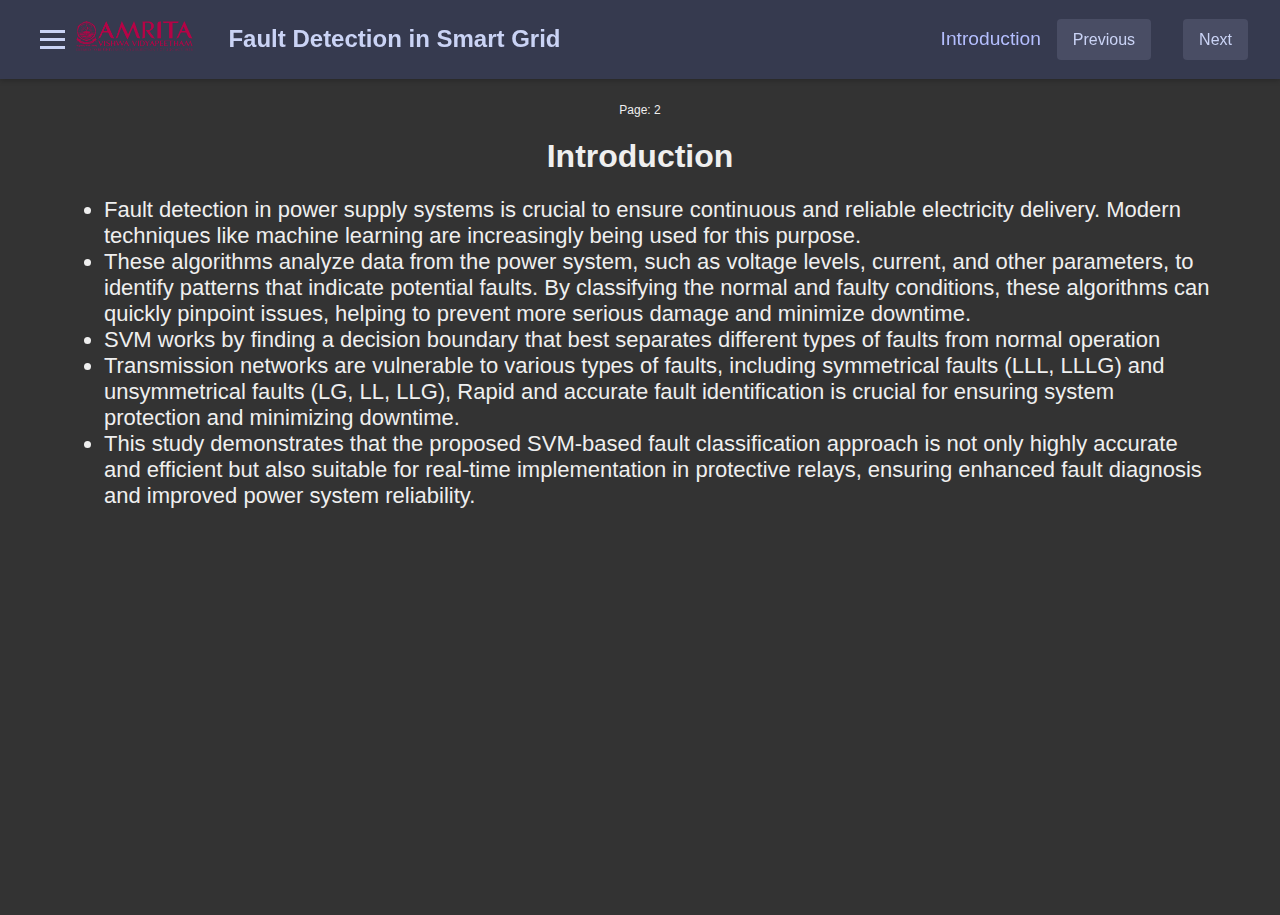
<file: index.html>
<!DOCTYPE html>
<html lang="en">
  <head>
    <meta charset="UTF-8" />
    <meta name="viewport" content="width=device-width, initial-scale=1.0" />
    <title>Smart Grid Fault Detection</title>
    <link rel="stylesheet" href="style.css">
  </head>
  <body>
    <nav class="navbar">
      <div class="hamburger" onclick="toggleSidebar()">
        <div class="bar"></div>
        <div class="bar"></div>
        <div class="bar"></div>
      </div>
      <div><img src="logo.png" ></div>
      <h1 class="nav-title">Fault Detection in Smart Grid</h1>
      <div class="current-page">Introduction</div>
      <div class="nav-controls">
        <div class="nav-button">
          <a href="#" onclick="previousPage(); return false;">
            Previous
            <span class="tooltip">Go to previous page</span>
          </a>
        </div>
        <div class="nav-button">
          <a href="#" onclick="nextPage(); return false;">
            Next
            <span class="tooltip">Go to next page</span>
          </a>
        </div>
      </div>
    </nav>

    <div class="sidebar" id="sidebar">
      <div class="sidebar-content">
        <h2>Pages</h2>
        <ul>
          <li><a href="#" onclick="changePage('topic.html'); return false;">Topic</a></li>
          <li><a href="#" onclick="changePage('intro.html'); return false;">Introduction</a></li>
          <li><a href="#" onclick="changePage('problem.html'); return false;">Problem Statement</a></li>
          <li><a href="#" onclick="changePage('objective.html'); return false;">Objectives</a></li>
          <!--<li><a href="#" onclick="changePage('workingPrinciple.html'); return false;">Working Principle</a></li>-->
          <li><a href="#" onclick="changePage('methodology.html'); return false;">Methodology</a></li>
         <!-- <li><a href="#" onclick="changePage('research.html'); return false;">Research Gap</a></li>-->
            <li><a href="#" onclick="changePage('pending.html'); return false;">Pending tasks</a></li>
            <!-- <li><a href="#" onclick="changePage('reference.html'); return false;">References</a></li> -->
        </ul>

        <h2 class="group-members-title">Group Members</h2>
        <ul class="group-members">
          <li>Niranjan S -CB.SC.U4AIE24046</li>
          <li>Prajit T -CB.SC.U4AIE24062</li>
          <li>Deeksha P -CB.SC.U4AIE24015</li>
          <li>Don Arun -CB.SC.U4AIE24016</li>
        </ul>
      </div>
    </div>

    <main>
      <div class="content">
        <iframe id="content-frame" src="intro.html" frameborder="0"></iframe>
      </div>
    </main>

    <script>
      const pages = [
        'topic.html',
        'intro.html',
        'problem.html',
        'objective.html',
        'methodology.html',
        'pending.html'
      ];
      const pageTitles = [
        'Topic',
        'Introduction',
        'Problem Statement',
        'Objectives',
        'Methodology',
        'Pending tasks'
      ];
      let currentPageIndex = 0;

      function toggleSidebar() {
        document.getElementById('sidebar').classList.toggle('active');
        document.body.classList.toggle('sidebar-open');
      }

      function updatePageTitle() {
        document.querySelector('.current-page').textContent = pageTitles[currentPageIndex];
      }

      function changePage(url) {
        document.getElementById('content-frame').src = url;
        currentPageIndex = pages.indexOf(url);
        updatePageTitle();
        if (document.getElementById('sidebar').classList.contains('active')) {
          toggleSidebar();
        }
      }

      function nextPage() {
        currentPageIndex = (currentPageIndex + 1) % pages.length;
        document.getElementById('content-frame').src = pages[currentPageIndex];
        updatePageTitle();
      }

      function previousPage() {
        currentPageIndex = (currentPageIndex - 1 + pages.length) % pages.length;
        document.getElementById('content-frame').src = pages[currentPageIndex];
        updatePageTitle();
      }
    </script>
  </body>
</html>
</file>
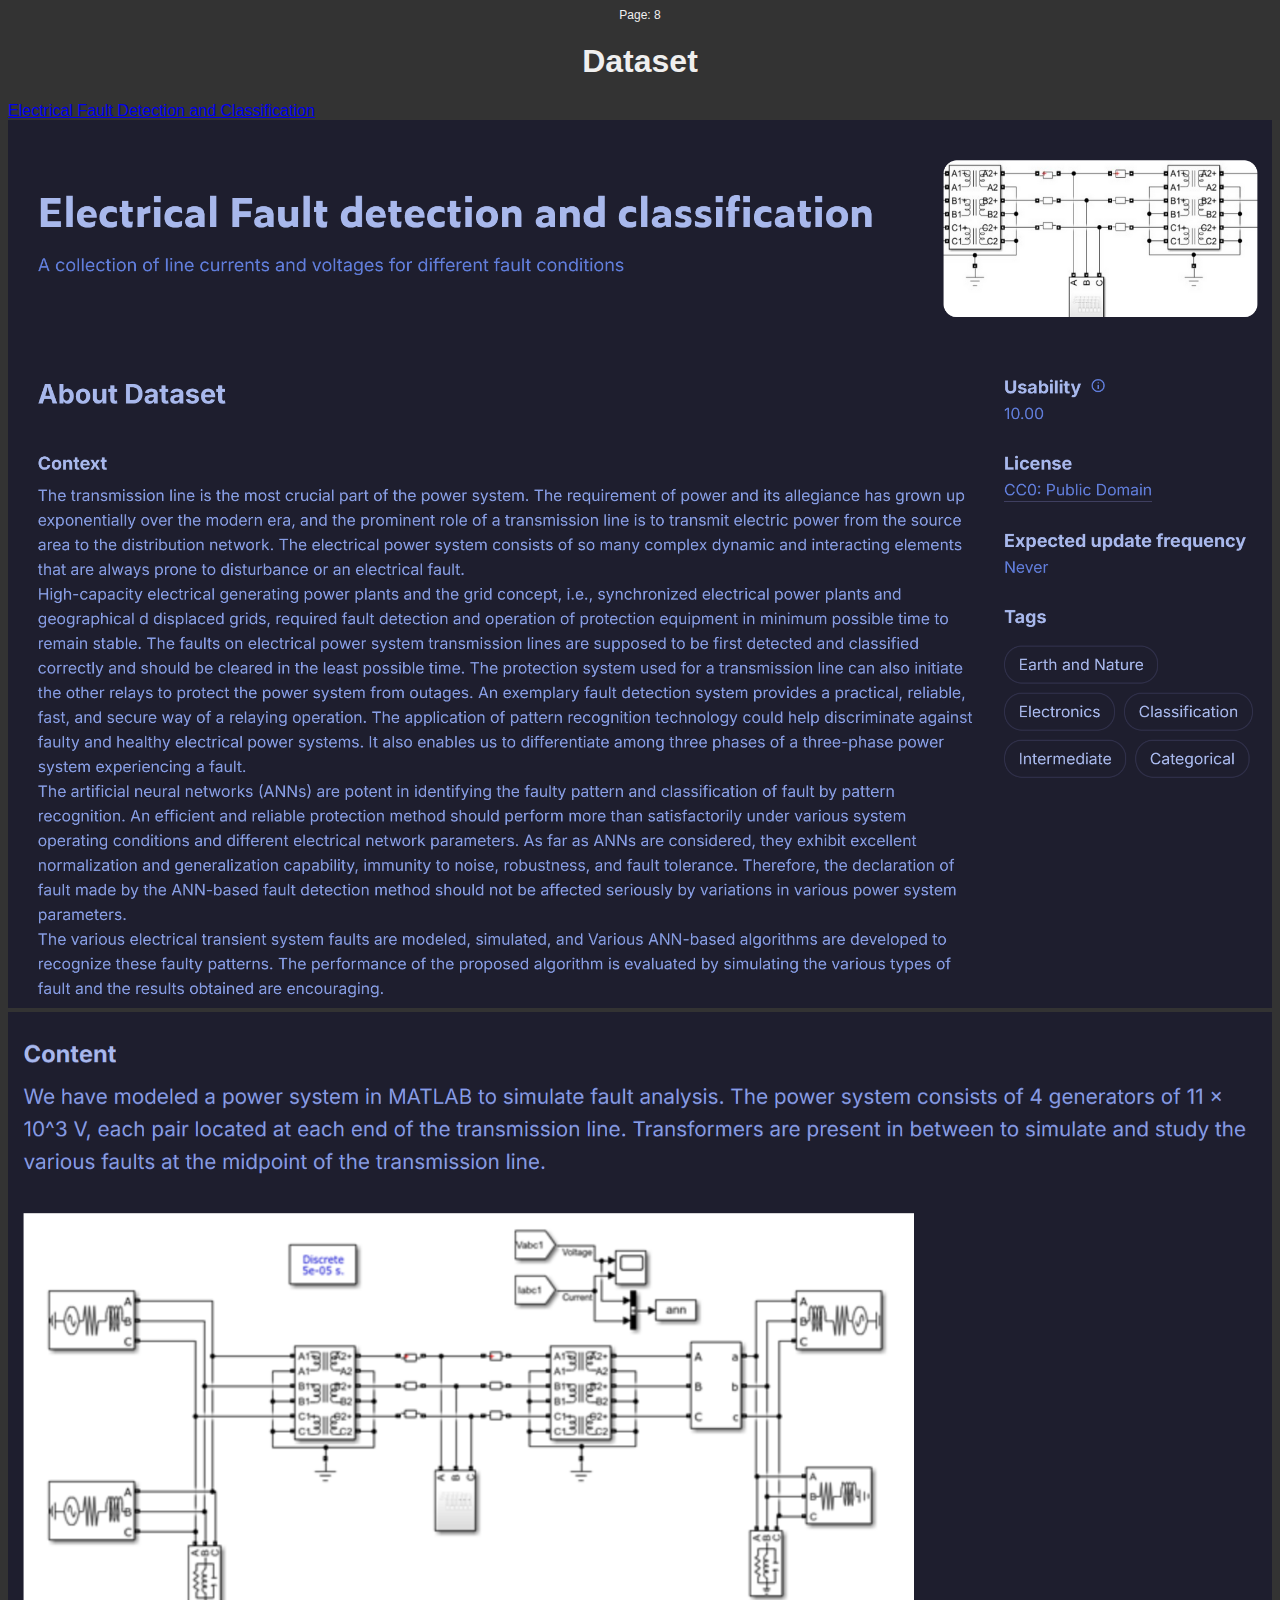
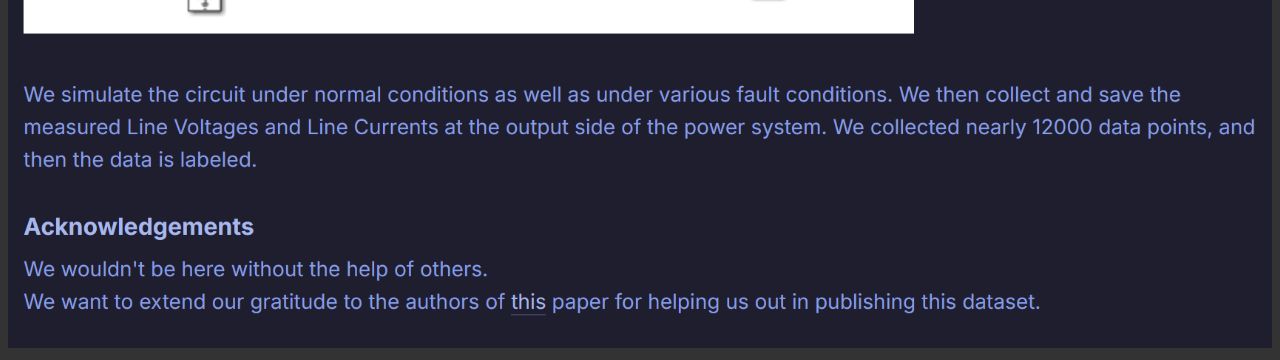
<file: dataset.html>
<!DOCTYPE html>
<html>
<head>
    <style>
        body {
            background-color: #333333;
            color: #efefef;
            font-family: Arial, sans-serif;
        }
        h1 {
            text-align: center;
        }
        img {
            width: 100%;
            height: 100%
        }
    </style>
</head>
<body><div style="font-size: 12px; text-align: center;">Page: 8</div>
    <h1>Dataset</h1>
    <a href="https://www.kaggle.com/datasets/esathyaprakash/electrical-fault-detection-and-classification" target="_blank">Electrical Fault Detection and Classification</a><br>
    <img src="1.png"><br>
    <img src="2.png"><br>
</body>
</html>
</file>
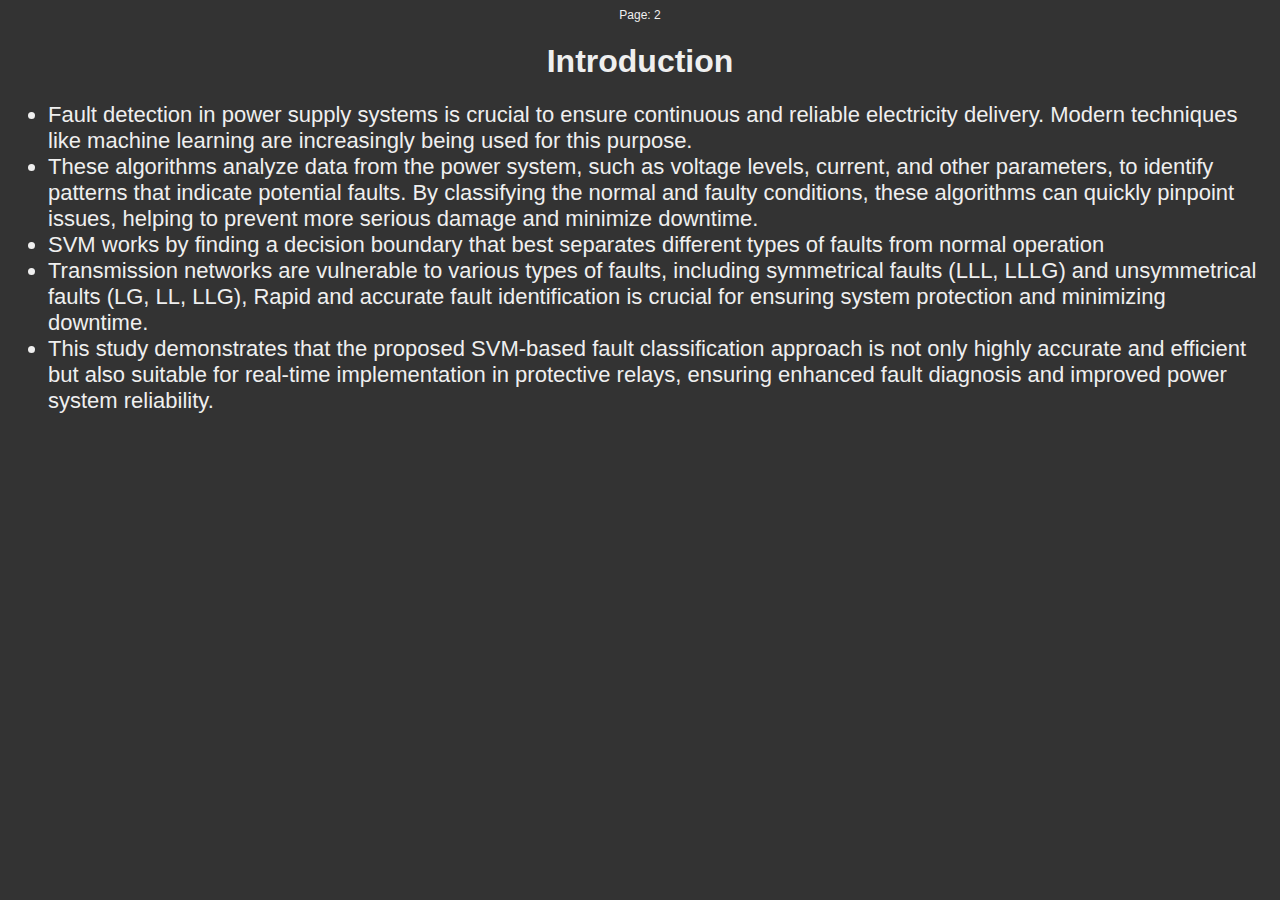
<file: intro.html>
<!DOCTYPE html>
<html>
<head>
    <style>
        body {
            background-color: #333333;
            color: #efefef;
            font-family: Arial, sans-serif;
        }
        h1 {
            text-align: center;
        }
        ul {
            font-size: 22px;
        }
    </style>
</head>
<body><div style="font-size: 12px; text-align: center;">Page: 2</div>
    <h1>Introduction</h1>
    <div>
        <ul>
            <li>Fault detection in power supply systems is crucial to ensure continuous and reliable electricity delivery. Modern techniques like machine learning are increasingly being used for this purpose.</li>
            <li>These algorithms analyze data from the power system, such as voltage levels, current, and other parameters, to identify patterns that indicate potential faults. By classifying the normal and faulty conditions, these algorithms can quickly pinpoint issues, helping to prevent more serious damage and minimize downtime.</li>
            <li>SVM works by finding a decision boundary that best separates different types of faults from normal operation</li>
            <li>Transmission networks are vulnerable to various types of faults, including symmetrical faults (LLL, LLLG) and unsymmetrical faults (LG, LL, LLG), Rapid and accurate fault identification is crucial for ensuring system protection and minimizing downtime.</li>
            <li>This study demonstrates that the proposed SVM-based fault classification approach is not only highly accurate and efficient but also suitable for real-time implementation in protective relays, ensuring enhanced fault diagnosis and improved power system reliability.</li>
        </ul>
    </div>
</body>
</html>
</file>
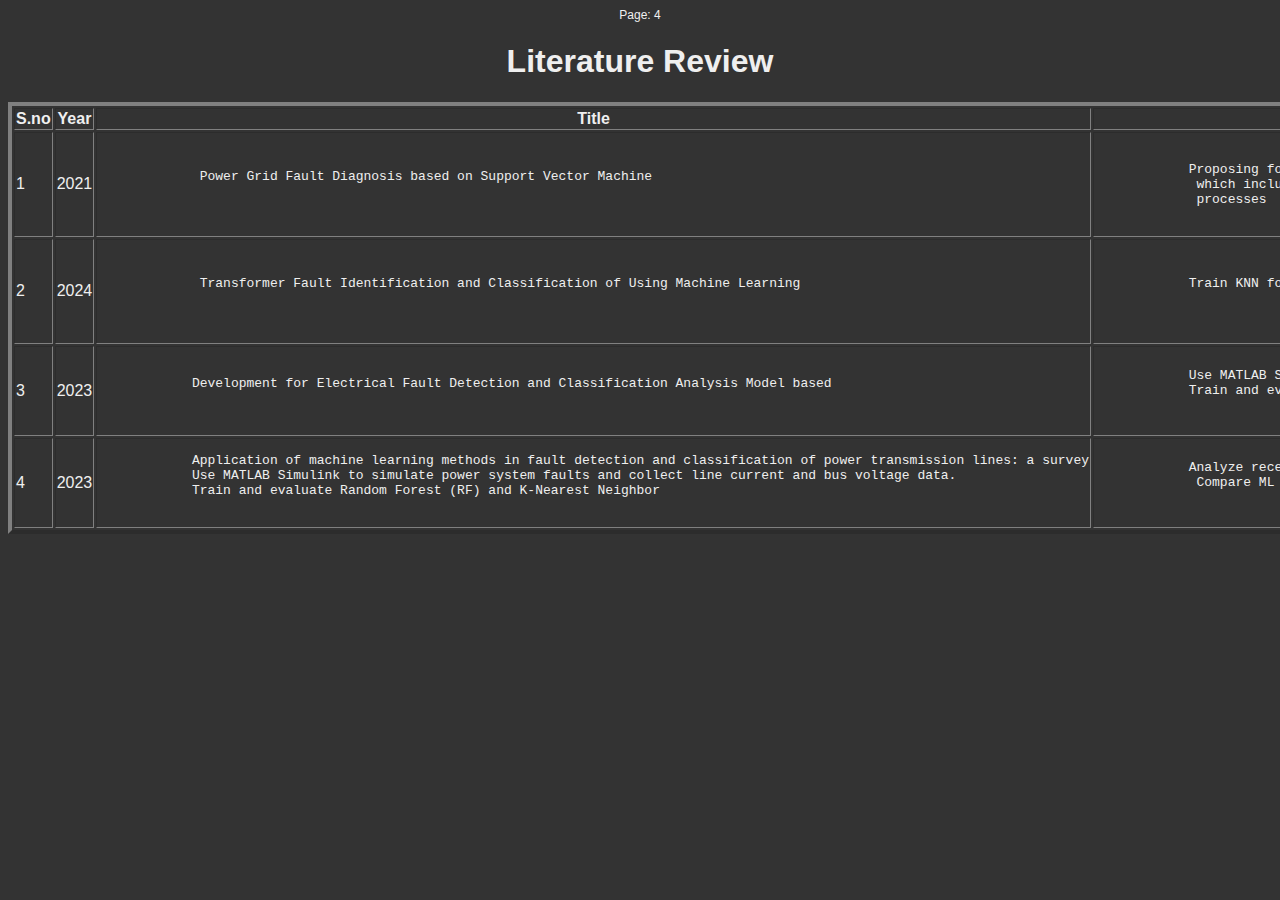
<file: literature.html>
<!DOCTYPE html>
<html>
<head>
    <style>
        body {
            background-color: #333333;
            color: #efefef;
            font-family: Arial, sans-serif;
        }
        h1 {
            text-align: center;
        }
        p {
            font-size: 14px;
        }
    </style>
</head>
<body><div style="font-size: 12px; text-align: center;">Page: 4</div>
    <h1>Literature Review</h1>
    <table border="4">
    
        <tr> 
        <th>S.no</th>
        <th>Year</th>
        <th>Title</th>
        <th>Methodology</th>
        <th>Key contribution</th>
        </tr>
        <tr>
         <td>1</td>
         <td>2021</td>
         <td>
            <pre>
             Power Grid Fault Diagnosis based on Support Vector Machine
            </pre></td>
         <td><pre>
            Proposing for fault diagnosis in the power grid based on Support Vector Machine (SVM)   
             which includes data collection and processing, fault type and diagnosis, training and testing 
             processes</pre>
         <td>
            <pre>
             1. The paper uses  data-driven method for power grid fault diagnosis. The use of Support 
                  Vector Machine for accurate fault type and device classification.
             2. This method works effectively under complex real-world power grid conditions. 
             3. It also enables real-time, efficient fault diagnosis and faster resolution.
           </pre> </td>
        
        </td>
        </tr>
        <tr>
            <td>2</td>
         <td>2024</td>
         <td>
            <pre>
             Transformer Fault Identification and Classification of Using Machine Learning
            </pre></td>
         <td><pre>
            Train KNN for proximity-based classification and RF for ensemble decision-making (accuracy, precision).
           </pre>
         <td>
            <pre>
             1. Real-time Fault Detection – Immediate classification of faults like short circuits, overvoltage, and high vibration
             2. ML-based Reliability – KNN and RF improve fault classification accuracy, enhancing power distribution efficiency.
             3. Minimized Downtime – Early fault detection reduces transformer failures by up to 30%, lowering maintenance costs.
             4.Scalability – Adaptable model deployable across diverse power networks to improve operational stability.
            </pre></td>
        </td>
        </tr>
        <tr>
        <td>3</td>
         <td>2023</td>
         <td>
            <pre>
            Development for Electrical Fault Detection and Classification Analysis Model based 
         <td><pre>
            Use MATLAB Simulink to simulate power system faults and collect line current and bus voltage data.
            Train and evaluate Random Forest (RF) and K-Nearest Neighbor 
         <td>
            <pre>
             1. Improved Fault Detection – Faster and more accurate identification of electrical faults compared to traditional methods
             2. Optimal ML Model – RF using peak-to-peak values outperforms KNN, ensuring higher fault classification accuracy.
             3. Scalability – The model can be applied to various power networks for real-world implementation.
            </pre></td>
        </td>
        </tr>
        <tr>
        <td>4</td>
         <td>2023</td>
         <td>
            <pre>
            Application of machine learning methods in fault detection and classification of power transmission lines: a survey
            Use MATLAB Simulink to simulate power system faults and collect line current and bus voltage data.
            Train and evaluate Random Forest (RF) and K-Nearest Neighbor 
          <td><pre>
            Analyze recent studies on machine learning-based fault detection, classification, and location estimation in transmission lines.
             Compare ML techniques based on accuracy, speed, and reliability in fault diagnosis.
         <td>
            <pre>
             1. Comprehensive Survey – Provides a detailed review of ML-based fault detection methods in transmission lines
             2. Comparative Analysis – Evaluates the strengths and limitations of various ML models in fault diagnosis
             3. Advancements – Discusses the latest innovations in smart grid fault detection using ML.
            </pre></td>
        </td>
        </tr>

        </tr>


        </tr>

        </tr>
    </table>
</body>
</html>
</file>
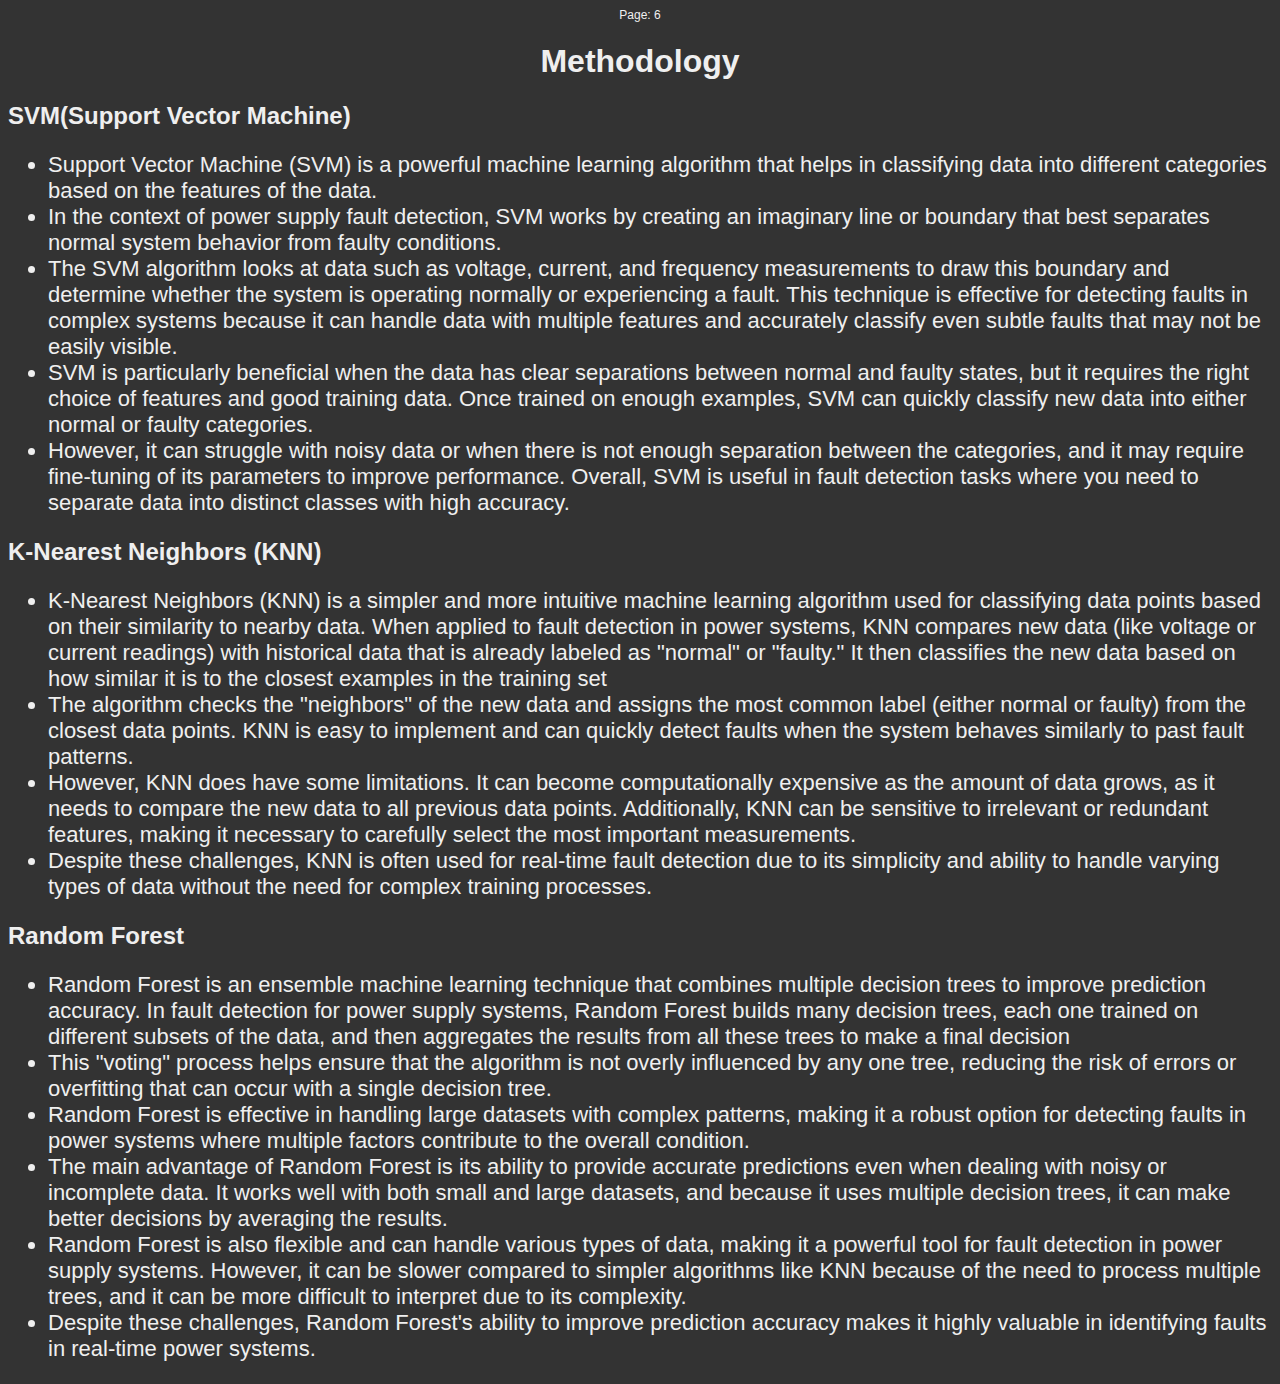
<file: methodolgy.html>
<!DOCTYPE html>
<html>
<head>
    <style>
        body {
            background-color: #333333;
            color: #efefef;
            font-family: Arial, sans-serif;
        }
        h1 {
            text-align: center;
        }
        ul {
            font-size: 22px;
        }
    </style>
</head>
<body><div style="font-size: 12px; text-align: center;">Page: 6</div>
    <h1>Methodology</h1>
    <div><h2>SVM(Support Vector Machine)</h2>
        <ul>
            <li>Support Vector Machine (SVM) is a powerful machine learning algorithm that helps in classifying data into different categories based on the features of the data.</li>
            <li>In the context of power supply fault detection, SVM works by creating an imaginary line or boundary that best separates normal system behavior from faulty conditions.</li>
            <li>The SVM algorithm looks at data such as voltage, current, and frequency measurements to draw this boundary and determine whether the system is operating normally or experiencing a fault. This technique is effective for detecting faults in complex systems because it can handle data with multiple features and accurately classify even subtle faults that may not be easily visible.</li>
           <li>SVM is particularly beneficial when the data has clear separations between normal and faulty states, but it requires the right choice of features and good training data. Once trained on enough examples, SVM can quickly classify new data into either normal or faulty categories. </li>
        <li>However, it can struggle with noisy data or when there is not enough separation between the categories, and it may require fine-tuning of its parameters to improve performance. Overall, SVM is useful in fault detection tasks where you need to separate data into distinct classes with high accuracy.</li>
         </ul>
         </div>
    <div><h2>K-Nearest Neighbors (KNN)</h2>
        <ul>
            <li>K-Nearest Neighbors (KNN) is a simpler and more intuitive machine learning algorithm used for classifying data points based on their similarity to nearby data. When applied to fault detection in power systems, KNN compares new data (like voltage or current readings) with historical data that is already labeled as "normal" or "faulty." It then classifies the new data based on how similar it is to the closest examples in the training set</li>
            <li>The algorithm checks the "neighbors" of the new data and assigns the most common label (either normal or faulty) from the closest data points. KNN is easy to implement and can quickly detect faults when the system behaves similarly to past fault patterns.</li>
            <li>However, KNN does have some limitations. It can become computationally expensive as the amount of data grows, as it needs to compare the new data to all previous data points. Additionally, KNN can be sensitive to irrelevant or redundant features, making it necessary to carefully select the most important measurements.</li>
            <li>Despite these challenges, KNN is often used for real-time fault detection due to its simplicity and ability to handle varying types of data without the need for complex training processes.</li>

        </ul>
        </div>
        <div><h2>Random Forest</h2>
        <ul>
            <li>Random Forest is an ensemble machine learning technique that combines multiple decision trees to improve prediction accuracy. In fault detection for power supply systems, Random Forest builds many decision trees, each one trained on different subsets of the data, and then aggregates the results from all these trees to make a final decision</li>
            <li>This "voting" process helps ensure that the algorithm is not overly influenced by any one tree, reducing the risk of errors or overfitting that can occur with a single decision tree.</li>
            <li>Random Forest is effective in handling large datasets with complex patterns, making it a robust option for detecting faults in power systems where multiple factors contribute to the overall condition.</li>
            <li>The main advantage of Random Forest is its ability to provide accurate predictions even when dealing with noisy or incomplete data. It works well with both small and large datasets, and because it uses multiple decision trees, it can make better decisions by averaging the results.</li>
            <li>Random Forest is also flexible and can handle various types of data, making it a powerful tool for fault detection in power supply systems. However, it can be slower compared to simpler algorithms like KNN because of the need to process multiple trees, and it can be more difficult to interpret due to its complexity.</li>
            <li>Despite these challenges, Random Forest's ability to improve prediction accuracy makes it highly valuable in identifying faults in real-time power systems.</li>
        </ul> 
    </div>
</body>
</html>
</file>
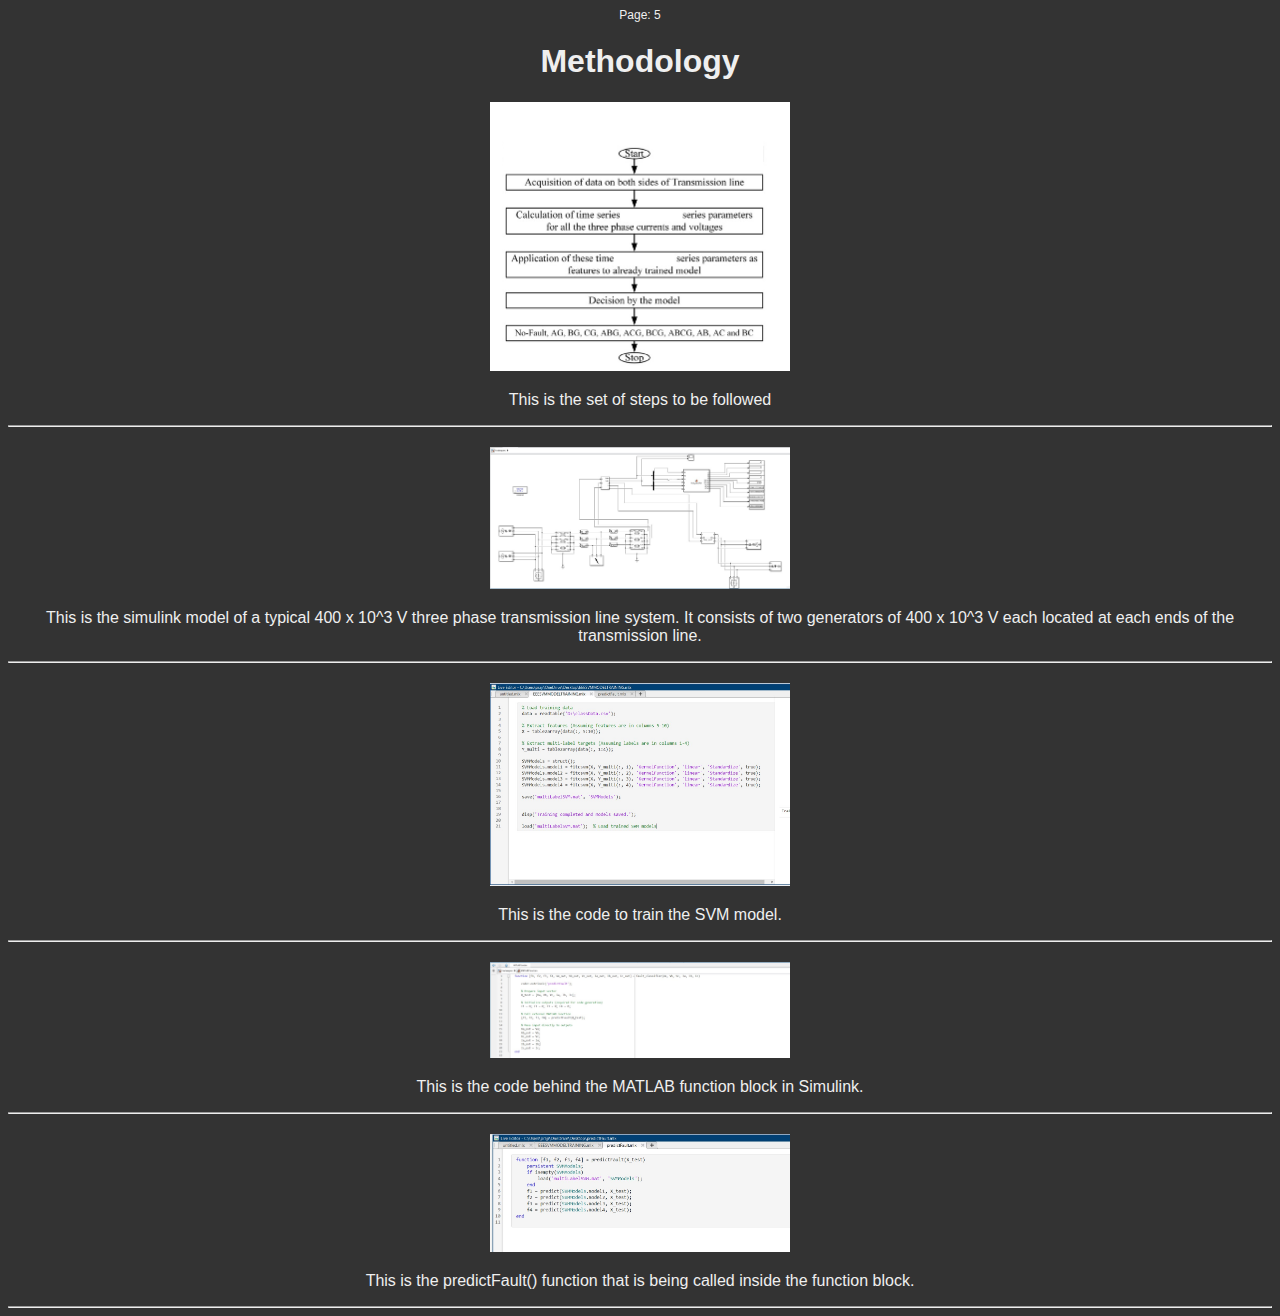
<file: methodology.html>
<!DOCTYPE html>
<html>
<head>
    <style>
        body {
            background-color: #333333;
            color: #efefef;
            font-family: Arial, sans-serif;
        }
        h1 {
            text-align: center;
        }
        ul {
            font-size: 22px;
        }
    </style>
</head>
<body>
    <div style="font-size: 12px; text-align: center;">Page: 5</div>
    <h1>Methodology</h1>
    <div style="text-align: center; margin-top: 20px;">
        <img src="Untitled.png" alt="Steps Image" style="width: 300px;">
        <p>This is the set of steps to be followed</p>
        <hr>
    </div>
    <div style="text-align: center; margin-top: 20px;">
        <img src="Simulink_model.jpg" alt="Simulink Model" style="width: 300px;">
        <p>This is the simulink model of a typical 400 x 10^3 V three phase transmission line system. It consists of two generators of 400 x 10^3 V each located at each ends of the transmission line.</p>
        <hr>
    </div>
    <div style="text-align: center; margin-top: 20px;">
        <img src="Training.jpg" alt="Training Code" style="width: 300px;">
        <p>This is the code to train the SVM model.</p>
        <hr>
    </div>
    <div style="text-align: center; margin-top: 20px;">
        <img src="Fault_classifier.jpg" alt="Fault Classifier Code" style="width: 300px;">
        <p>This is the code behind the MATLAB function block in Simulink.</p>
        <hr>
    </div>
    <div style="text-align: center; margin-top: 20px;">
        <img src="Predict_faults.jpg" alt="Predict Faults Function" style="width: 300px;">
        <p>This is the predictFault() function that is being called inside the function block.</p>
        <hr>
    </div>
</body>
</html>
</file>
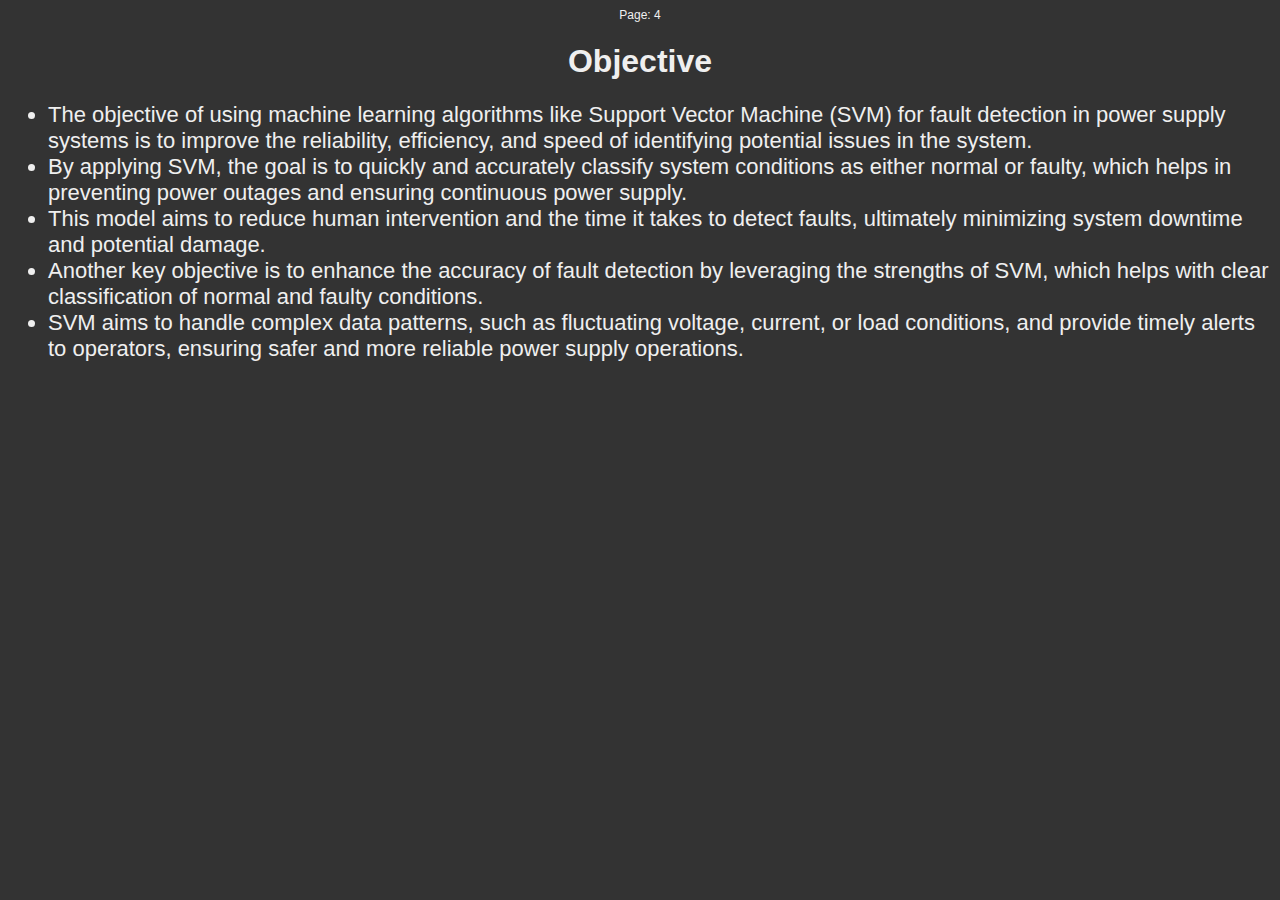
<file: objective.html>
<!DOCTYPE html>
<html>
<head>
    <style>
        body {
            background-color: #333333;
            color: #efefef;
            font-family: Arial, sans-serif;
        }
        h1 {
            text-align: center;
        }
        ul {
            font-size: 22px;
        }
    </style>
</head>
<body><div style="font-size: 12px; text-align: center;">Page: 4</div>
    <h1>Objective</h1>
    <div> 
        <ul>
            <li>The objective of using machine learning algorithms like Support Vector Machine (SVM) for fault detection in power supply systems is to improve the reliability, efficiency, and speed of identifying potential issues in the system.</li>
            <li>By applying SVM, the goal is to quickly and accurately classify system conditions as either normal or faulty, which helps in preventing power outages and ensuring continuous power supply.</li>
            <li>This model aims to reduce human intervention and the time it takes to detect faults, ultimately minimizing system downtime and potential damage.</li>
            <li>Another key objective is to enhance the accuracy of fault detection by leveraging the strengths of SVM, which helps with clear classification of normal and faulty conditions.</li>
            <li>SVM aims to handle complex data patterns, such as fluctuating voltage, current, or load conditions, and provide timely alerts to operators, ensuring safer and more reliable power supply operations.</li>
        </ul>
    </div>
</body>
</html>
</file>
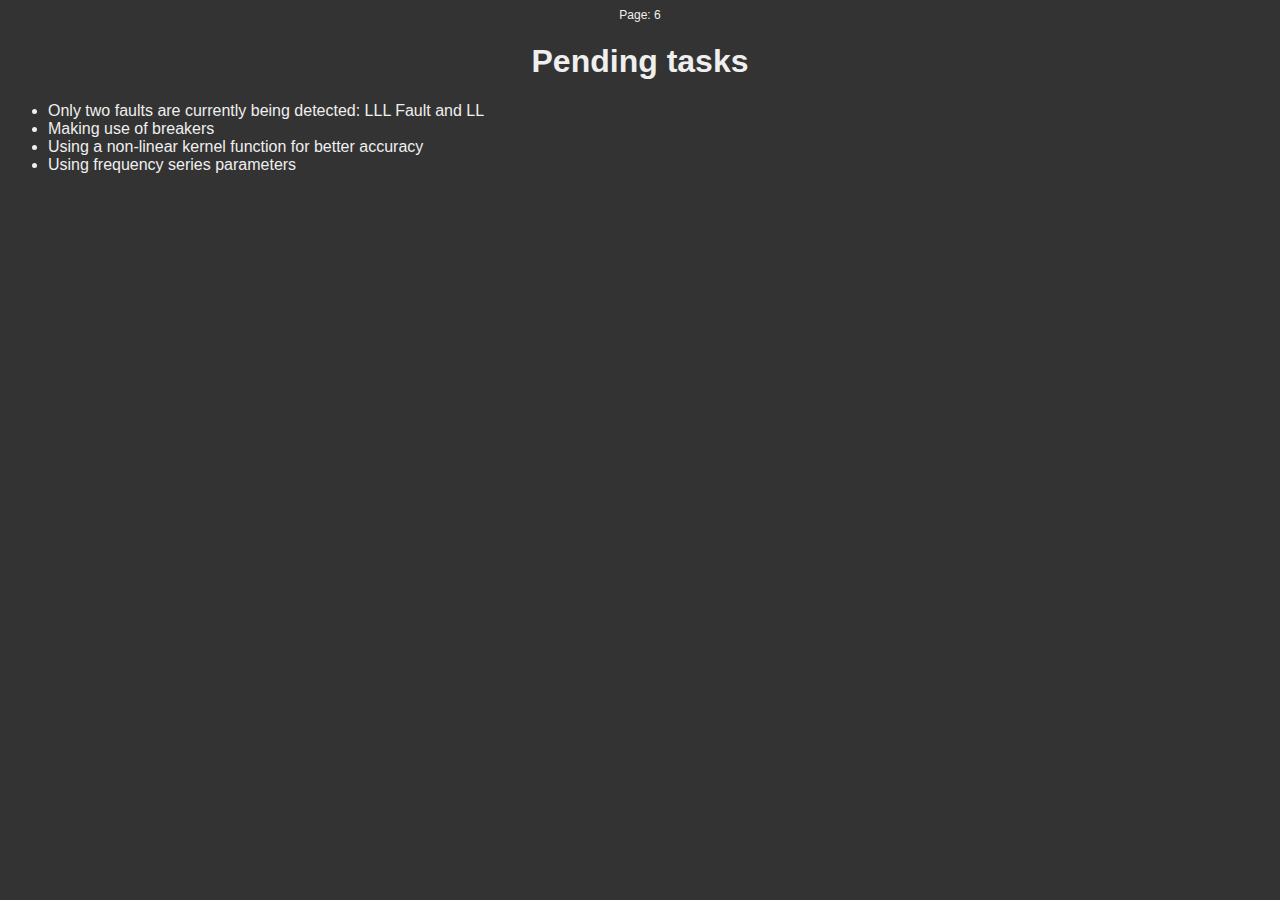
<file: pending.html>
<!DOCTYPE html>
<html>
<head>
    <style>
        body {
            background-color: #333333;
            color: #efefef;
            font-family: Arial, sans-serif;
        }
        h1 {
            text-align: center;
        }
        img {
            width: 100%;
            height: 100%
        }
    </style>
</head>
<body><div style="font-size: 12px; text-align: center;">Page: 6</div>
    <h1>Pending tasks</h1>
    <ul>
        <li>Only two faults are currently being detected: LLL Fault and LL</li>
        <li>Making use of breakers</li>
        <li>Using a non-linear kernel function for better accuracy</li>
        <li>Using frequency series parameters</li>
    </ul>
</body>
</html>
</file>
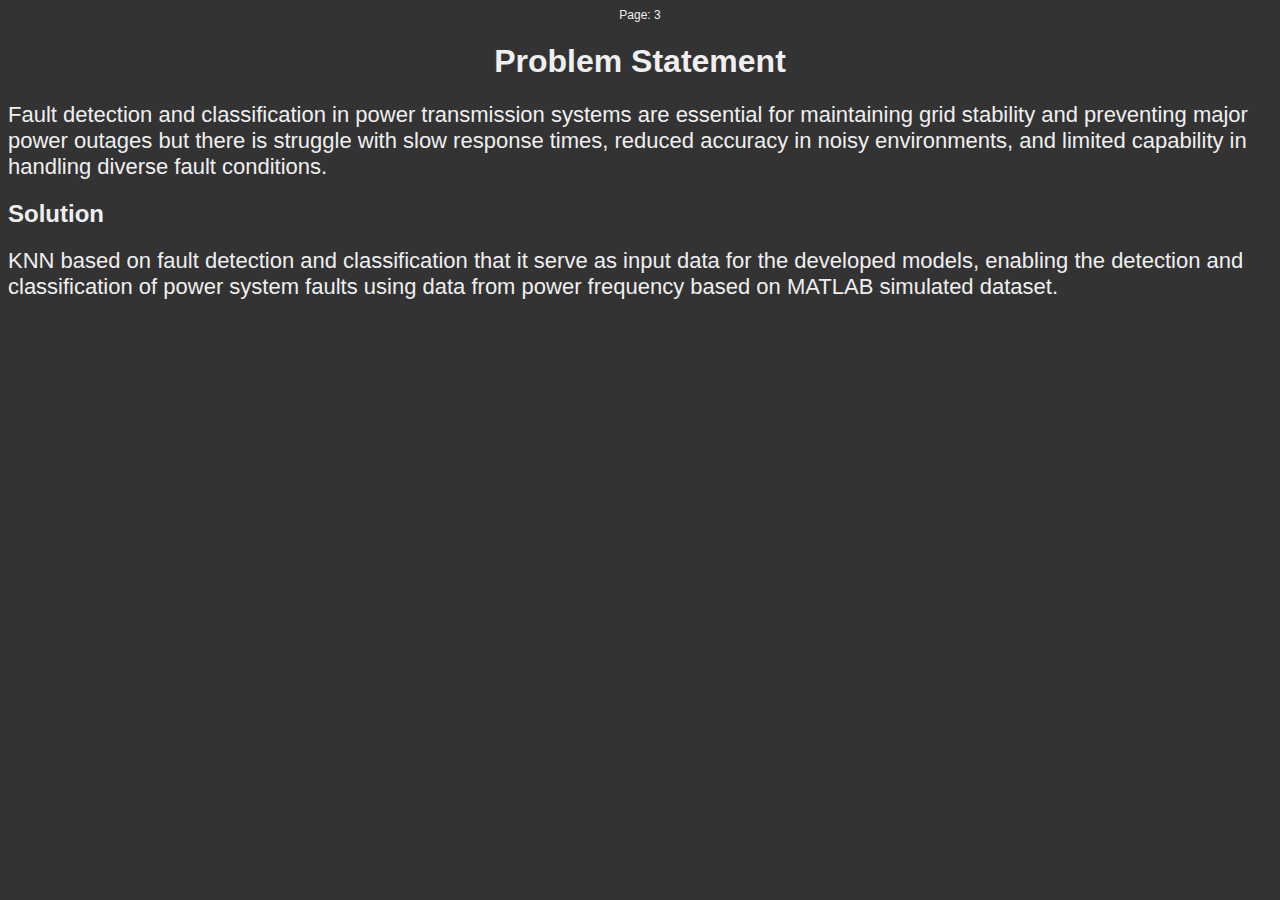
<file: problem.html>
<!DOCTYPE html>
<html>
<head>
    <style>
        body {
            background-color: #333333;
            color: #efefef;
            font-family: Arial, sans-serif;
        }
        h1 {
            text-align: center;
        }
        body > div {
            font-size: 22px;
        }
    </style>
</head>
<body><div style="font-size: 12px; text-align: center;">Page: 3</div>
    <h1>Problem Statement</h1>
    <div> Fault detection and classification in power transmission systems are essential for maintaining grid stability and preventing major power outages but there is struggle with slow response times, reduced accuracy in noisy environments, and limited capability in handling diverse fault conditions.</div>
    <h2>Solution</h2>
    <div>KNN based on fault detection and classification that it serve as input data for the developed models, enabling the detection and classification of power system faults using data from power frequency based on MATLAB simulated dataset.</div>
</body>
</html>
</file>
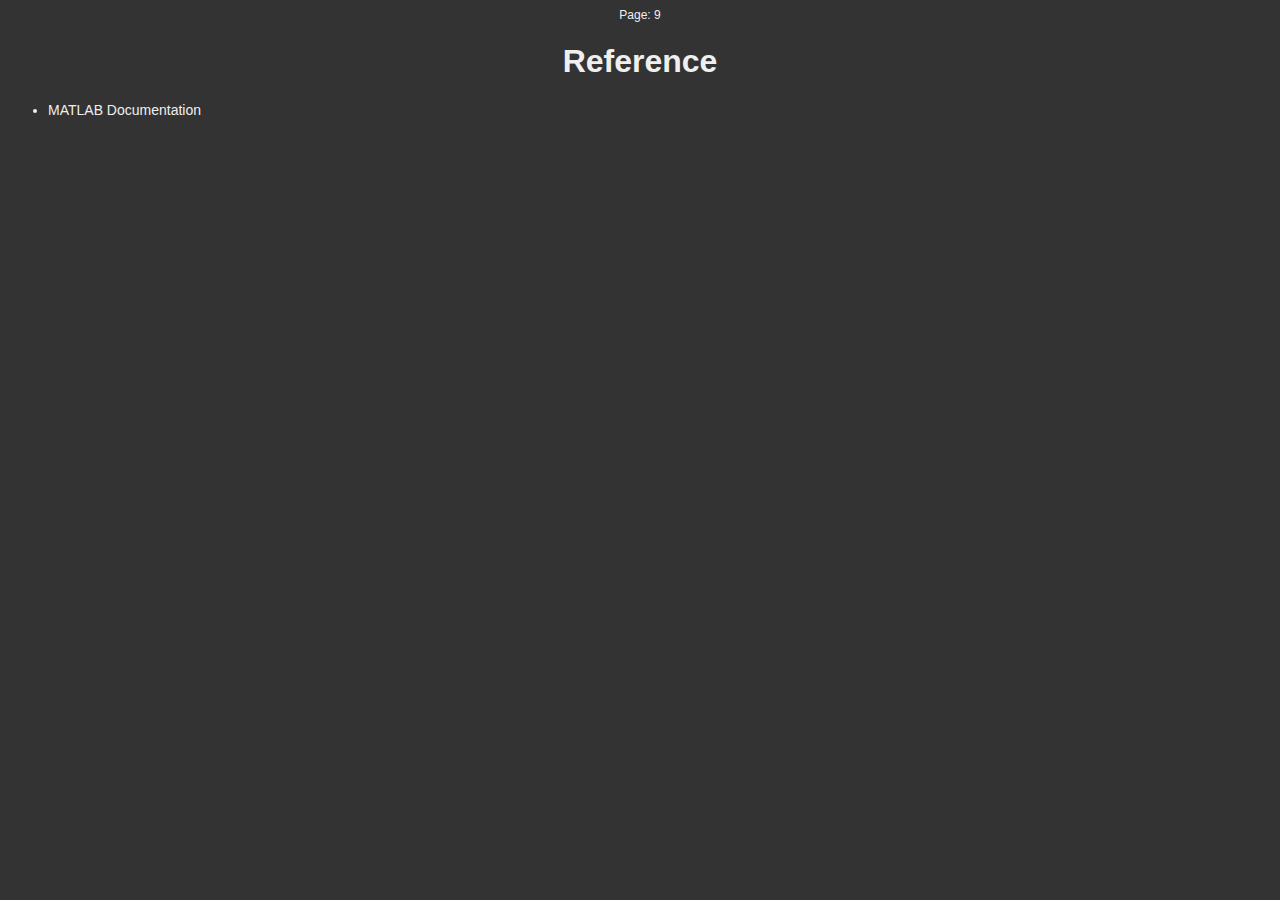
<file: reference.html>
<!DOCTYPE html>
<html>
<head>
    <style>
        body {
            background-color: #333333;
            color: #efefef;
            font-family: Arial, sans-serif;
        }
        h1 {
            text-align: center;
        }
        ul {
            font-size: 14px;
        }
    </style>
</head>
<body><div style="font-size: 12px; text-align: center;">Page: 9</div>
    <h1>Reference</h1>
    <ul>
        <li>MATLAB Documentation</li>
    </ul>
</body>
</html>
</file>
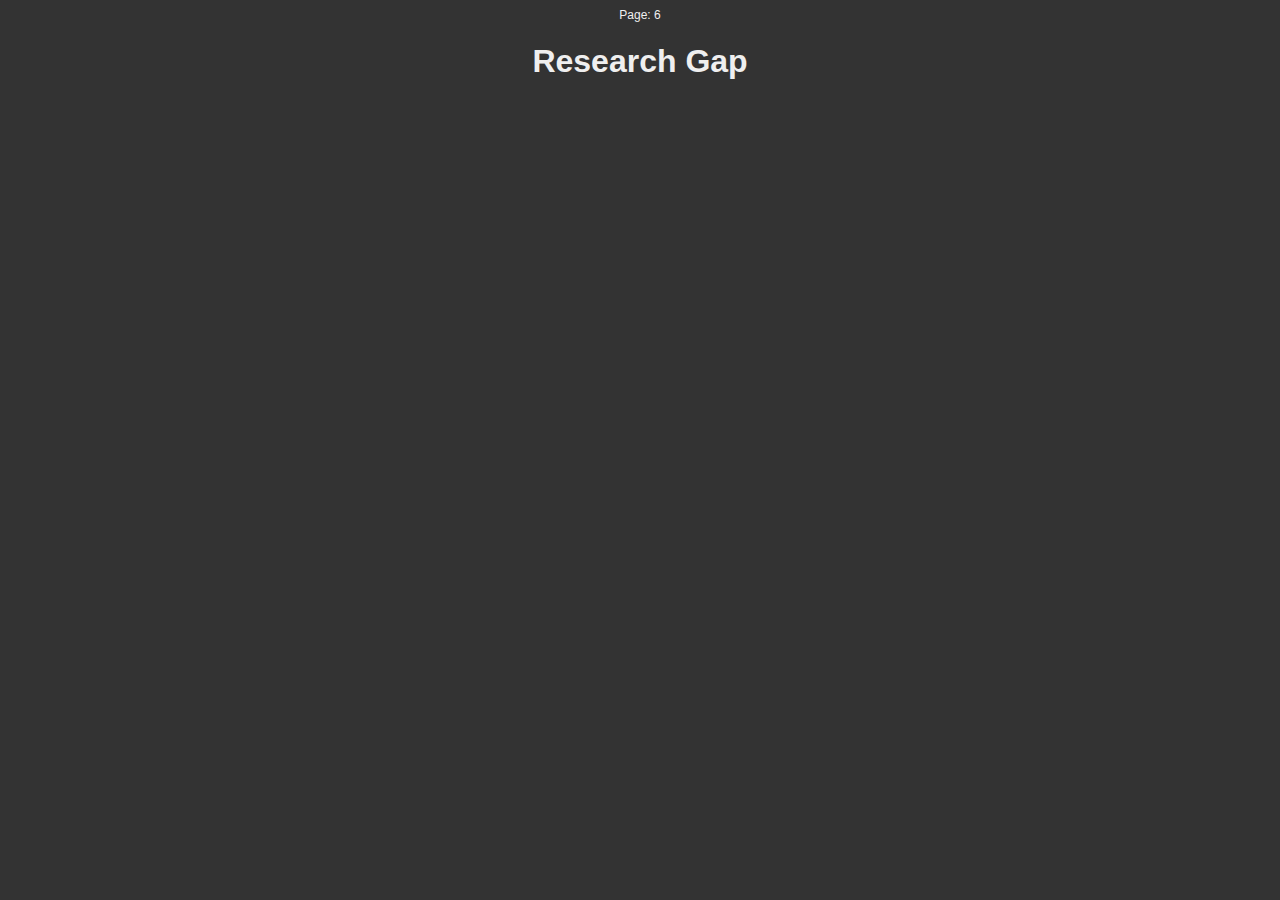
<file: research.html>
<!DOCTYPE html>
<html>
<head>
    <style>
        body {
            background-color: #333333;
            color: #efefef;
            font-family: Arial, sans-serif;
        }
        h1 {
            text-align: center;
        }
        p {
            font-size: 14px;
        }
    </style>
</head>
<body><div style="font-size: 12px; text-align: center;">Page: 6</div>
    <h1>Research Gap</h1>
    <p>   </p>
</body>
</html>
</file>
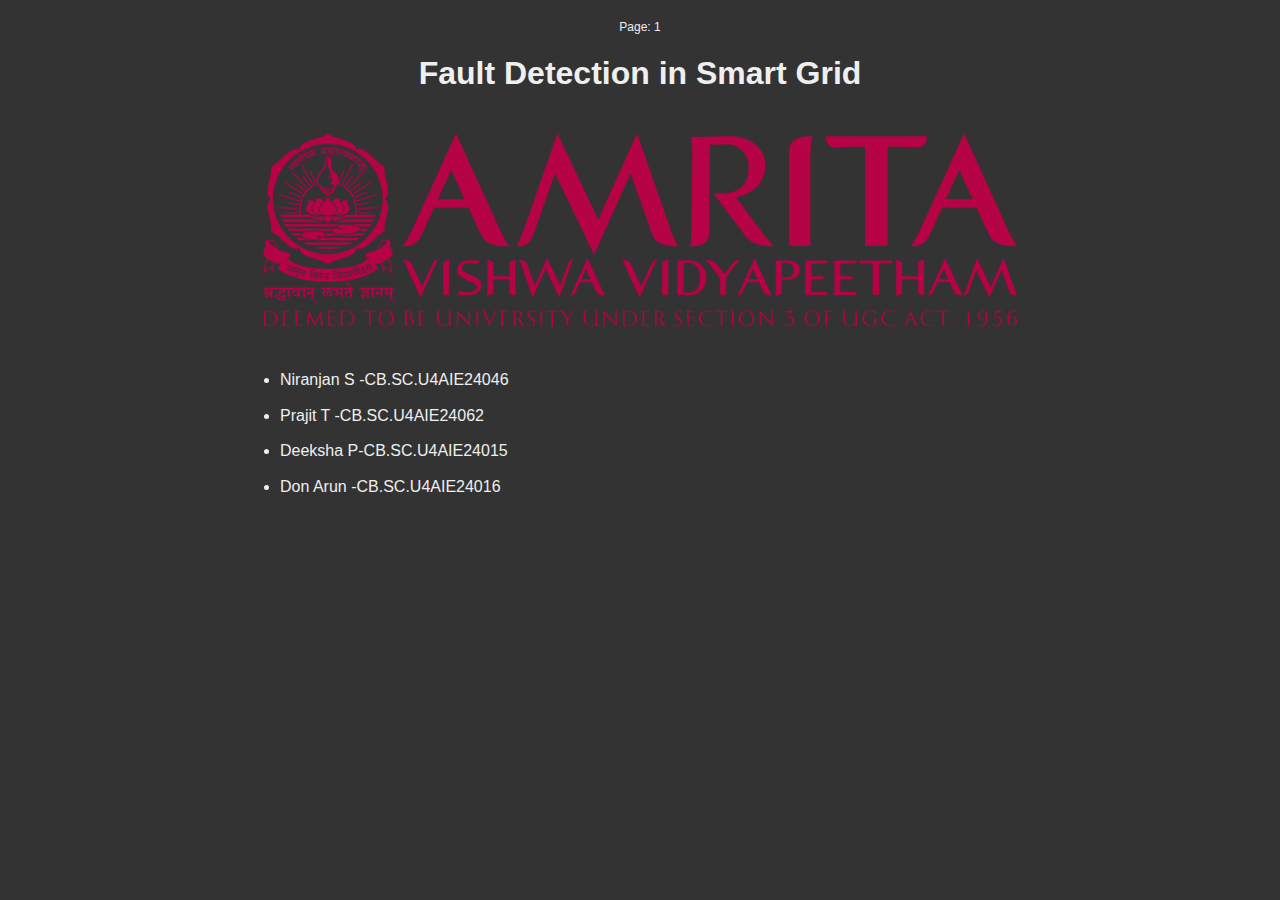
<file: topic.html>
<!DOCTYPE html>
<html>
<head>
    <style>
        body {
            background-color: #333333;
            color: #efefef;
            font-family: Arial, sans-serif;
            max-width: 800px;
            margin: 0 auto;
            padding: 20px;
        }
        
        h1 {
            text-align: center;
        }
        
        img {
            display: block;
            max-width: 100%;
            height: auto;
            margin: 20px auto;
        }
        
        ul {
            font-size: 16px;
            line-height: 1.6;
        }
        
        li {
            margin-bottom: 10px;
        }
    </style>
</head>
<body><div style="font-size: 12px; text-align: center;">Page: 1</div>
    <h1>Fault Detection in Smart Grid</h1>
    <img src="logo.png" >
    
    <ul>
        <li>Niranjan S -CB.SC.U4AIE24046</li>
        <li>Prajit T -CB.SC.U4AIE24062</li>
        <li>Deeksha P-CB.SC.U4AIE24015</li>
        <li>Don Arun -CB.SC.U4AIE24016</li>
    </ul>
</body>
</html>
</file>
<file: style.css>
* {
    margin: 0;
    padding: 0;
    box-sizing: border-box;
  }
  
  body {
    font-family: Arial, sans-serif;
    line-height: 1.6;
    overflow-x: hidden;
    background-color: #333333;
  }
  
  .navbar {
    position: sticky;
    top: 0;
    display: flex;
    justify-content: space-between;
    align-items: center;
    padding: 1rem 2rem;
    background-color: #363a4f;
    color: #cad3f5;
    box-shadow: 0 2px 5px rgba(0, 0, 0, 0.2);
    z-index: 1000;
  }
  
  .nav-title {
    font-size: 1.5rem;
    text-align: center;
    margin-right: auto;
    margin-left: 2rem;
  }
  
  .nav-controls {
    display: flex;
    align-items: center;
    gap: 2rem;
  }
  
  .current-page {
    font-size: 1.2rem;
    padding: 0.5rem 1rem;
    color: #b4befe;
  }
 
    img {
    max-width: 100%;
    height: 36px;
    object-fit: cover;
  }
  
  .nav-button a {
    color: #cad3f5;
    text-decoration: none;
    padding: 0.5rem 1rem;
    border-radius: 4px;
    background-color: #494d64;
    position: relative;
    display: inline-block;
  }
  
  .nav-button a:hover {
    background-color: #5b6078;
  }
  
  .tooltip {
    visibility: hidden;
    position: absolute;
    background-color: #5b6078;
    color: #cad3f5;
    text-align: center;
    padding: 5px 10px;
    border-radius: 4px;
    z-index: 1;
    bottom: -40px;
    left: 50%;
    transform: translateX(-50%);
    white-space: nowrap;
    opacity: 0;
    transition: opacity 0.3s;
  }
  
  .nav-button a:hover .tooltip {
    visibility: visible;
    opacity: 1;
  }
  
  .hamburger {
    cursor: pointer;
    padding: 0.5rem;
  }
  
  .bar {
    width: 25px;
    height: 3px;
    background-color: #cad3f5;
    margin: 5px 0;
    transition: 0.4s;
  }
  
  .sidebar {
    position: fixed;
    left: -250px;
    top: 0;
    width: 250px;
    height: 100%;
    background-color: #363a4f;
    transition: 0.3s;
    z-index: 999;
  }
  
  .sidebar.active {
    left: 0;
  }
  
  .sidebar-content {
    padding: 2rem;
    padding-top: 5rem;
    color: #cad3f5;
  }
  
  .sidebar-content h2 {
    margin-bottom: 1rem;
  }
  
  .sidebar-content ul {
    list-style: none;
    margin-bottom: 2rem;
  }
  
  .sidebar-content ul li {
    margin-bottom: 0.5rem;
  }
  
  .sidebar-content ul li a {
    color: #cad3f5;
    text-decoration: none;
    font-size: 1.1rem;
  }
  
  .sidebar-content ul li a:hover {
    color: #ddd;
  }
  
  .group-members-title {
    margin-top: 2rem;
  }
  
  .group-members li {
    color: #f4dbd6;
    font-size: 0.95rem;
    padding: 0.3rem 0;
  }
  
  .content {
    padding: 1rem;
    max-width: 1200px;
    margin: 0 auto;
    height: calc(100vh - 4rem);
  }
  
  #content-frame {
    width: 100%;
    height: 100%;
    border: none;
  }
  
  body.sidebar-open::after {
    content: '';
    position: fixed;
    top: 0;
    left: 0;
    width: 100%;
    height: 100%;
    background: rgba(0, 0, 0, 0.5);
    z-index: 998;
  }
</file>
